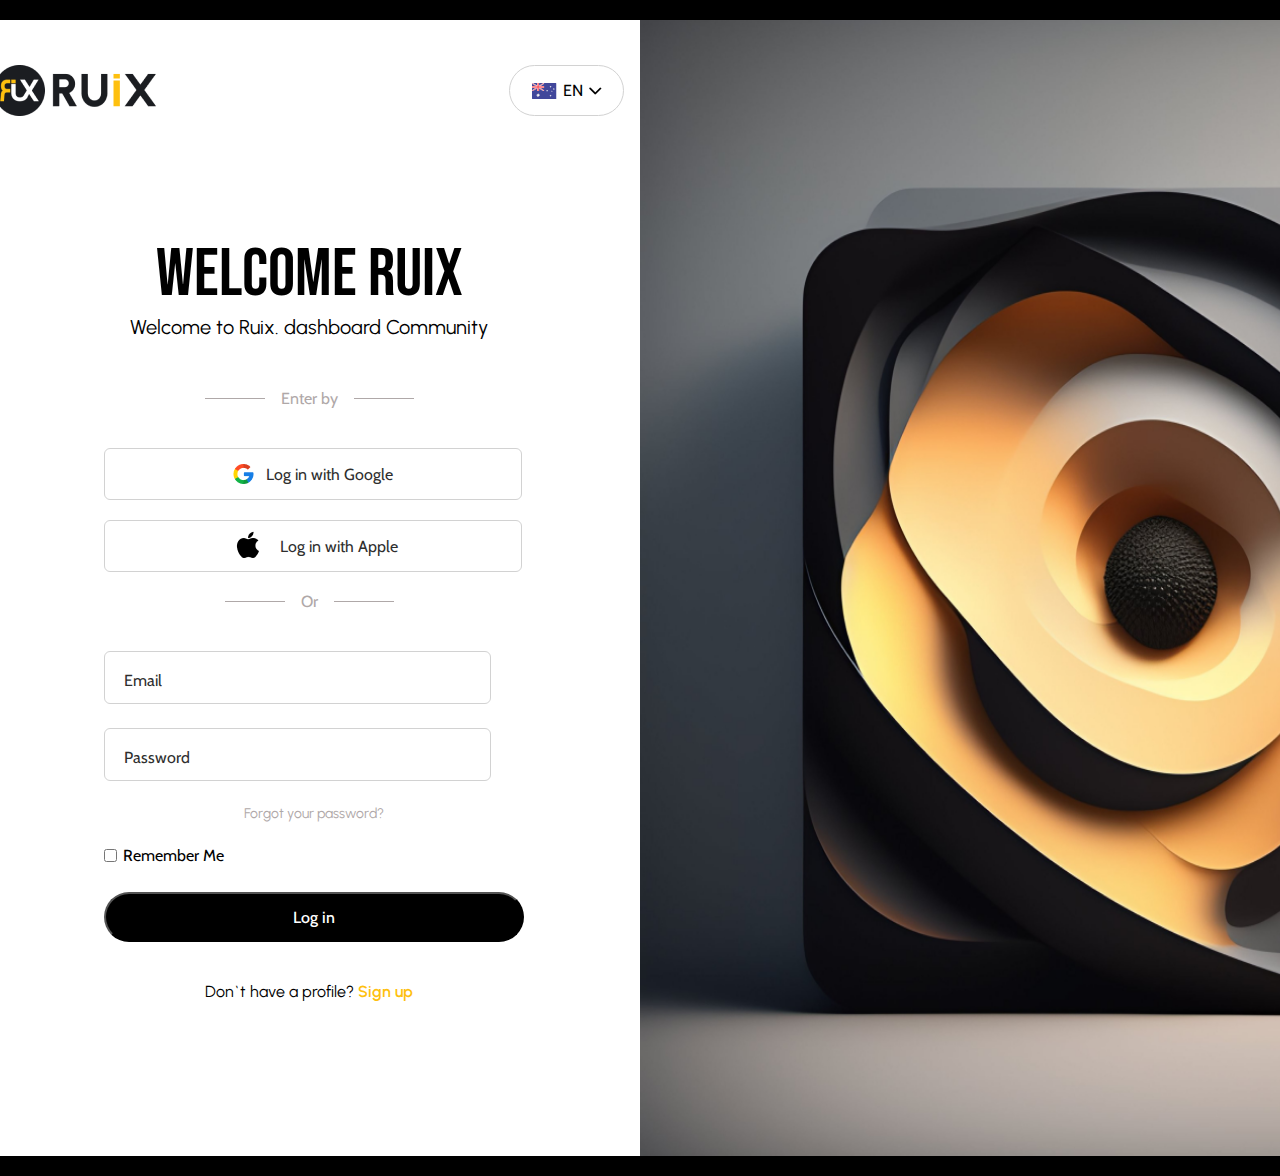
<file: index.html>
<!DOCTYPE html>
<html lang="en">
<head>
    <meta charset="UTF-8">
    <meta name="viewport" content="width=device-width, initial-scale=1.0">
    
    <title>Login</title>

    <link rel="preconnect" href="https://fonts.googleapis.com">
    <link rel="preconnect" href="https://fonts.gstatic.com" crossorigin>
    <link href="https://fonts.googleapis.com/css2?family=Bebas+Neue&family=Cabin:wght@400;500&family=Urbanist:wght@400;600&display=swap" rel="stylesheet">
    
    <link rel="stylesheet" href="style.css">
</head>

<body class="body">
    <div class="container">
        <div class="wrapper">
            <div class="reg-form">
                <div class="header">
                    <img src="images/logo.png" alt=" logo" class="logo">
                    <button class="btn1">
                        <img src="images/icon-flag-australia.png" alt="">
                        <a href="#" class="btn-text">
                            EN
                        </a>
                        <img src="images/arrow-d.png" alt="">
                    </button>
                </div>
                <!-- header -->
                <div class="reg-block">
                    <h1 class="reg-title">Welcome Ruix</h1>
                    <p class="reg-subtitle">Welcome to Ruix. dashboard Community</p>
                    <p class="or">Enter by</p>
                    <button class="btn2">
                        <img src="images/icon-google.png" alt="">
                        <a href="#" class="btn-text b2">Log in with Google</a>
                    </button>
                    <button class="btn2">
                        <img src="images/apple-icon.png" alt="">
                        <a href="#" class="btn-text b2">Log in with Apple</a>
                    </button>
                    <!-- main part -->
                    <p class="or">Or</p>
                    <!-- or -->

                    <div class="form">
                        <!-- name -->
                        <div class="form-group">
                            <input class="input" type="email" placeholder=" "required>
                            <label class="label" for="email">
                                 Email
                            </label>
                        </div>
                        <!-- email -->
                        <div class="form-group">
                            <input class="input" type="password" placeholder=" "required>
                            <label class="label" for="password">
                                 Password
                            </label>
                        </div>
                        <!-- password -->
                        <a href="/" class="forgot-password"> Forgot your password?</a>
                    </div> 
                    <div class="rememberMe">
                        <input type="checkbox" value="lsRememberMe" id="rememberMe"> 
                        <label for="rememberMe">Remember me</label>
                    </div>
                    <button class="btn3">
                        <a href="#" class="btn-text b3">Log in</a>
                    </button>
                    <p class="text"> Don`t have a profile? <a href="registration.html" class="log-link">Sign up</a> </p>
                    <!-- form -->
                </div>
                <!-- reg-block -->
            </div>
            <img src="images/main-img.png" alt="" class="main-img"> 
        </div>
    </div>
</body>
</html>
</file>
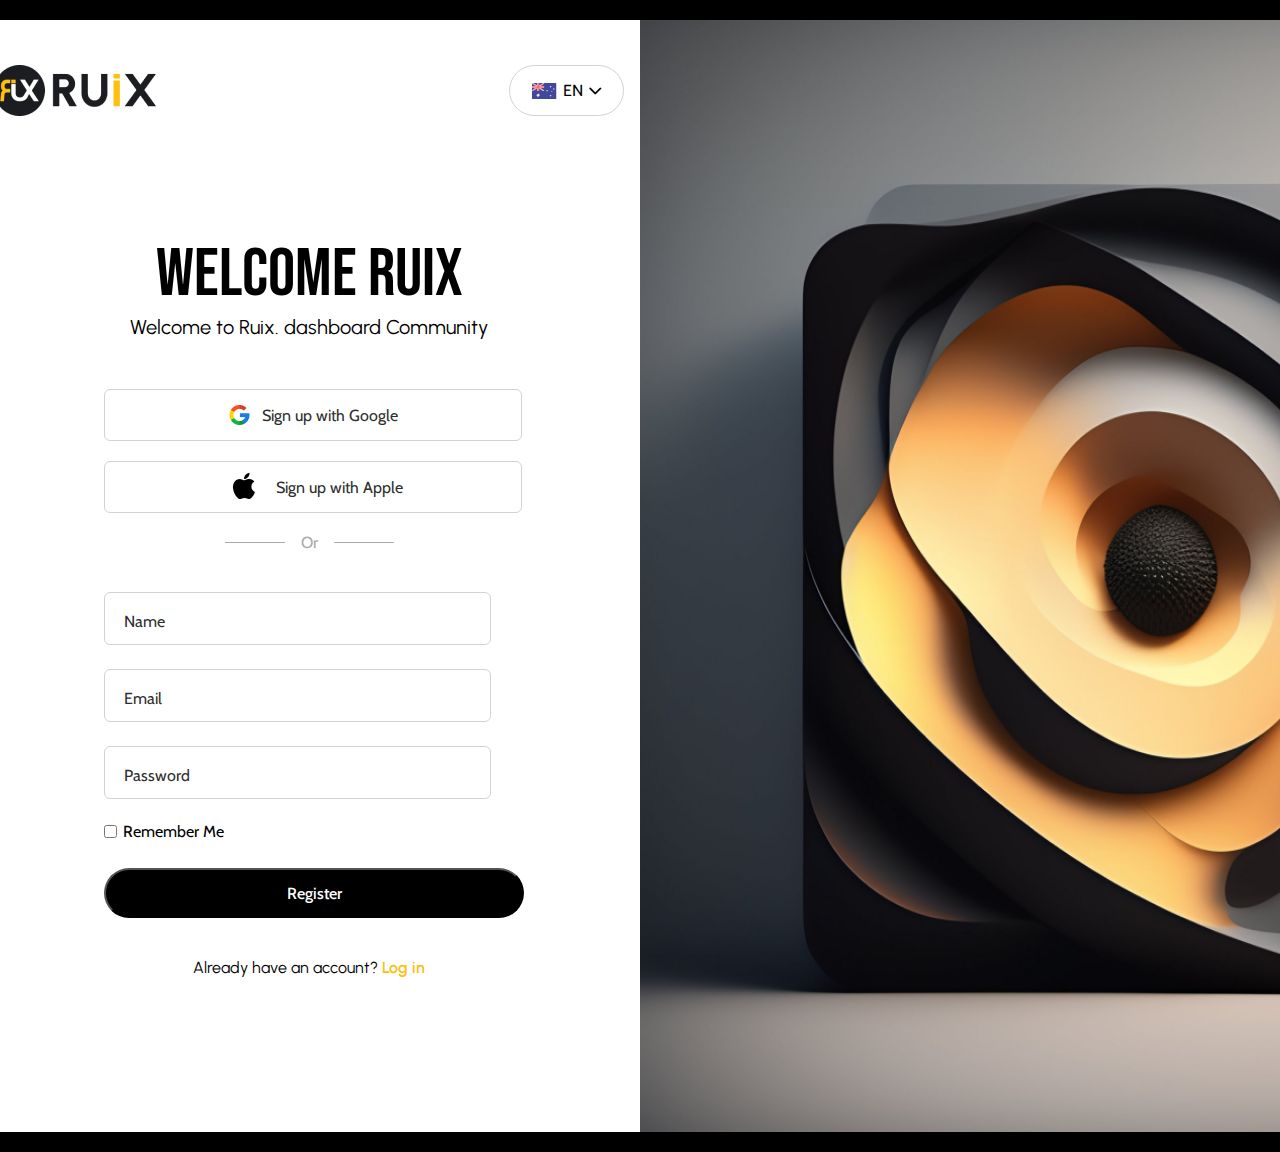
<file: registration.html>
<!DOCTYPE html>
<html lang="en">
<head>
    <meta charset="UTF-8">
    <meta name="viewport" content="width=device-width, initial-scale=1.0">
    
    <title>Registration</title>

    <link rel="preconnect" href="https://fonts.googleapis.com">
    <link rel="preconnect" href="https://fonts.gstatic.com" crossorigin>
    <link href="https://fonts.googleapis.com/css2?family=Bebas+Neue&family=Cabin:wght@400;500&family=Urbanist:wght@400;600&display=swap" rel="stylesheet">
    
    <link rel="stylesheet" href="style.css">
</head>

<body class="body">
    <div class="container">
        <div class="wrapper">
            <div class="reg-form">
                <div class="header">
                    <img src="images/logo.png" alt=" logo" class="logo">
                    <button class="btn1">
                        <img src="images/icon-flag-australia.png" alt="">
                        <a href="#" class="btn-text">
                            EN
                        </a>
                        <img src="images/arrow-d.png" alt="">
                    </button>
                </div>
                <!-- header -->
                <div class="reg-block">
                    <h1 class="reg-title">Welcome Ruix</h1>
                    <p class="reg-subtitle">Welcome to Ruix. dashboard Community</p>
                    <button class="btn2">
                        <img src="images/icon-google.png" alt="">
                        <a href="#" class="btn-text b2"> Sign up with Google</a>
                    </button>
                    <button class="btn2">
                        <img src="images/apple-icon.png" alt="">
                        <a href="#" class="btn-text b2">Sign up with Apple</a>
                    </button>
                    <!-- main part -->
                    <p class="or">Or</p>
                    <!-- or -->

                    <div class="form">
                        <div class="form-group">
                            <input class="input" type="name" placeholder=" " required>
                            <label class="label" for="name">
                                 Name
                            </label>
                        </div>
                        <!-- name -->
                        <div class="form-group">
                            <input class="input" type="email" placeholder=" " required>
                            <label class="label" for="email">
                                 Email
                            </label>
                        </div>
                        <!-- email -->
                        <div class="form-group">
                            <input class="input" type="password" placeholder=" " required>
                            <label class="label" for="password">
                                 Password
                            </label>
                        </div>
                        <!-- password -->
                    </div> 
                    <div class="rememberMe">
                        <input type="checkbox" value="lsRememberMe" id="rememberMe"> 
                        <label for="rememberMe">Remember me</label>
                    </div>
                    <button class="btn3">
                        <a href="#" class="btn-text b3">Register</a>
                    </button>
                    <p class="text"> Already have an account? <a href="index.html" class="log-link">Log in</a> </p>
                    <!-- form -->
                </div>
                <!-- reg-block -->
            </div>
            <img src="images/main-img.png" alt="" class="main-img">
        </div>
    </div>
</body>
</html>
</file>
<file: style.css>
* {
    box-sizing: border-box;
    margin: 0;
    padding: 0;
}

.body{
    font-family: 'Bebas Neue', sans-serif;
    font-family: 'Cabin', sans-serif;
    font-family: 'Urbanist', sans-serif;
    margin: 0 auto;
    background-color: black;
}

h1,h2,h3.h4,h5,h6 {
    margin: 0;
}

p {
    margin: 0 0 5px;
}

.container{
    display: flex;
    justify-content: center;
    align-items: center;
    width: 100%;
    padding: 20px 20px;
}

.wrapper{  
    display: flex;  
}

.main-img {
    border-radius: 0 60px 60px 0;
    width: 700px;
    
}

.reg-form {
    border-radius: 60px 0  0 60px ;
    background: #FFF;
    padding:45px 16px 150px 54px;
    width: 700px;
}

.header {
    display: flex;
    justify-content: space-between;
}

.logo {
    display: block;
}

.btn1 {
    display: flex;
    align-items: center;
    justify-content: center;
    width: 115px;
    gap: 6px;
    border-radius: 30px;
    background-color: #FFF;
    border: 1px solid #D2D2D2;
}

.btn-text{
    color: #000;
    font-family: Cabin;
    font-size: 16px;
    font-weight: 400;
    text-decoration: none;
}

.btn-text:hover{
    text-decoration: underline;
}

.reg-block {
    margin: 118px 110px 0;
    display: block;
}

.reg-title {
    color: #000;
    font-family: Bebas Neue;
    font-size: 68px;
    font-weight: 400;
    text-transform: uppercase;
    text-align: center;
}
.reg-subtitle {
    margin-bottom: 50px;
    color: #000;
    font-family: Urbanist;
    font-size: 20px;
    font-weight: 400;
    text-align: center;
}

.btn2 {
    margin-bottom: 20px;
    display: inline-flex;
    align-items: center;
    justify-content:center;
    gap: 12px;
    border-radius: 6px;
    border: 1px solid #D2D2D2;
    background-color: #FFF;
    width: 418px;
    height: 52px;
}

.btn-text.b2{
    color: #2E2E2E;
}


.or {
    width: 100%;
    margin-bottom: 40px;
    color: #AFA8A8;
    font-family: Cabin;
    font-size: 16px;
    font-weight: 400;
    text-align: center;       
}

.or:after {
    display: inline-block;
    margin: 5px 0 5px 16px;
    height: 1px;
    content: " ";
    text-shadow: none;
    background: #AFA8A8;
    width: 60px;
}

.or:before {
    display: inline-block;
    margin: 5px 16px 5px 0;
    height: 1px;
    content: " ";
    text-shadow: none;
    background: #AFA8A8;
    width: 60px;
} 

.form {
    margin-bottom:24px;
    display: inline-flex;
    flex-direction: column;
    gap: 25px;
}

.form-group {
    position: relative;
    width: 420px;
    height: 52px;
}

.input {
    width: 387px;
    padding: 16px;
    outline: 0;
    border: 0;
    color: #2E2E2E;
    font-family: Cabin;
    font-size: 16px;
    font-weight: 400;
    border-radius: 6px;
    border: 1px solid #D2D2D2;
    background-color: transparent;
}

.input:focus +.label {
    transform: translateY(-40px);
    font-size: 14px;
    color: #d2d2d2;
}

.input:not(:placeholder-shown) +.label {
    transform: translateY(-40px);
    font-size: 14px;
}

.label {
    color: #2E2E2E;
    font-family: Cabin;
    font-size: 16px;
    font-weight: 400;
    position: absolute;
    top: 20px;
    left: 20px;
    pointer-events: none;
    transition: all ease 1s;

}

.rememberMe{
    color: #000;
    font-family: Cabin;
    font-size: 16px;
    font-weight: 400;
    text-transform: capitalize;
    display: inline-flex;
    align-items: center;
    gap: 6px;
}

.btn3 {
    margin-top: 26px;
    margin-bottom:40px;
    display: block;
    width: 420px;
    height: 50px;
    border-radius: 30px;
    background: #000;
    display: inline-flex;
    align-items: center;
    justify-content:center;
}
.btn-text.b3{
    width: 420px;
    color: #FFF;
    text-align: center;
    font-weight: 500;
    transition: all .4s ease;
}
.btn-text.b3:hover{
    font-size: 16.5px;
    color: #fcd793;
    text-decoration: none;
    transition: all .4s ease;
}

.text {
    color: #000;
    text-align: center;
    font-family: Urbanist;
    font-size: 16px;
    font-weight: 400;
}

.log-link {
    color: #FEC00F;
    font-weight: 600;
    text-decoration: none;
}
.log-link:hover{
    text-decoration: underline;
}

.forgot-password{
    text-decoration: none;
    color: #AFA8A8;
    text-align: center;
    font-family: Urbanist;
    font-size: 14px;
    font-weight: 400;
}
.forgot-password:hover{
    text-decoration: underline;
}
</file>
